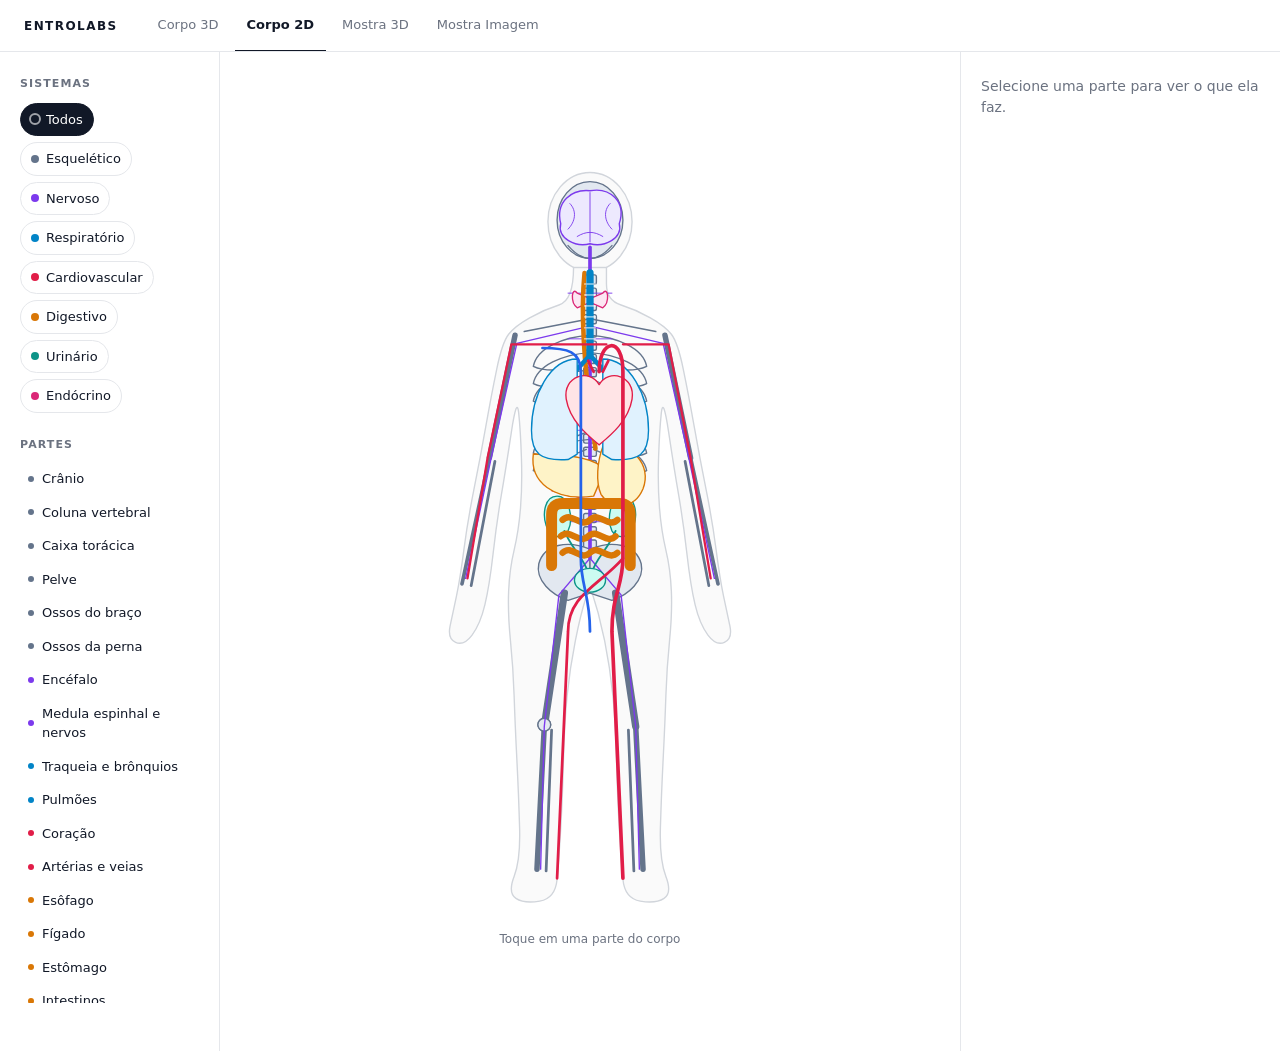
<file: corpo2d.html>
<!doctype html>
<html lang="pt-BR">
<head>
<meta charset="utf-8">
<meta name="viewport" content="width=device-width, initial-scale=1, viewport-fit=cover">
<title>Corpo 2D — ENTROLABS</title>
<meta name="description" content="Experimentos interativos. Corpo humano: partes e sistemas.">
<meta name="theme-color" content="#ffffff">
<link rel="stylesheet" href="./shared.css">
</head>
<body>

<header class="top">
  <a class="brand" href="./">ENTROLABS</a>
  <nav class="tabs" aria-label="Experimentos">
    <a class="tab" href="./">Corpo 3D</a>
    <a class="tab on" href="./corpo2d.html" aria-current="page">Corpo 2D</a>
    <a class="tab" href="./mostra.html">Mostra 3D</a>
    <a class="tab" href="./mostra-imagem.html">Mostra Imagem</a>
  </nav>
</header>

<main class="app">
  <aside class="side left">
    <h2>Sistemas</h2>
    <div class="chips" id="systems"></div>
    <h2>Partes</h2>
    <ul class="parts" id="parts"></ul>
  </aside>

  <section class="stage">
    <div class="figure" id="figure"></div>
    <div class="hint" id="hint">Toque em uma parte do corpo</div>
  </section>

  <aside class="side right" id="info">
    <div class="info-empty">Selecione uma parte para ver o que ela faz.</div>
  </aside>
</main>

<script type="module" src="./corpo.js"></script>
</body>
</html>
</file>
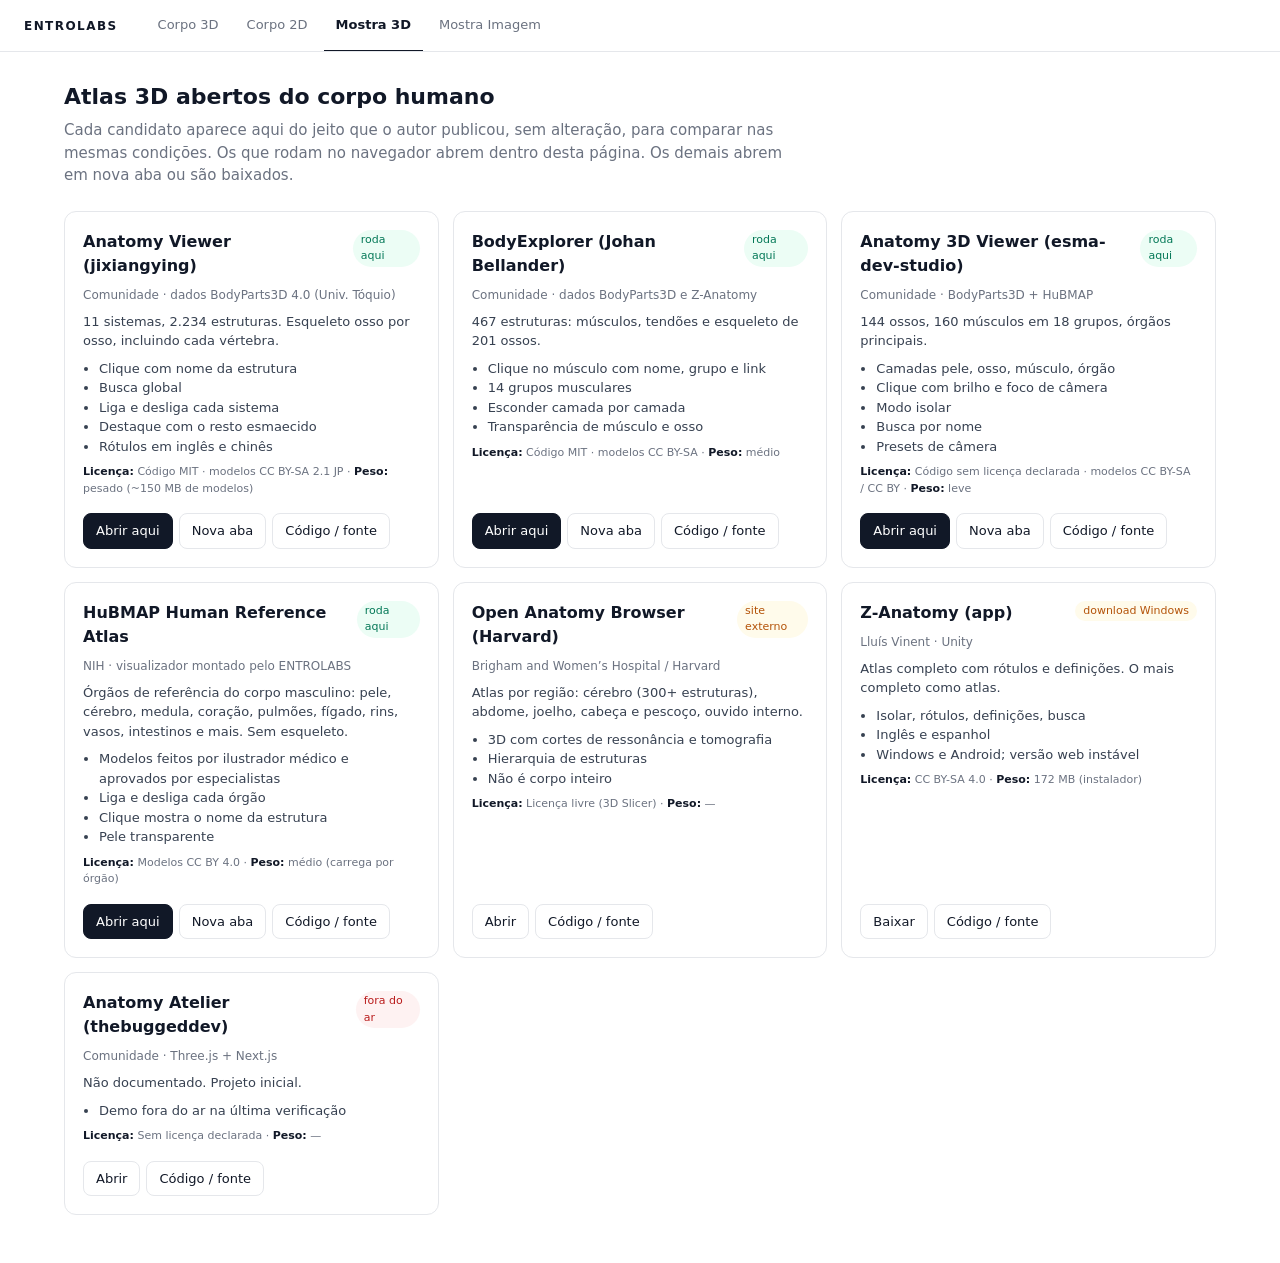
<file: mostra.html>
<!doctype html>
<html lang="pt-BR">
<head>
<meta charset="utf-8">
<meta name="viewport" content="width=device-width, initial-scale=1, viewport-fit=cover">
<title>Mostra 3D — ENTROLABS</title>
<meta name="description" content="Mostra comparativa de atlas 3D abertos do corpo humano.">
<link rel="stylesheet" href="./shared.css">
<style>
  .wrap { max-width: 1200px; margin: 0 auto; padding: 28px 24px 48px; }
  .wrap > p.lead { color: var(--muted); max-width: 720px; margin-bottom: 24px; }
  .cards { display: grid; grid-template-columns: repeat(auto-fill, minmax(300px, 1fr)); gap: 14px; }
  .card { border: 1px solid var(--line); border-radius: 12px; padding: 18px; display: flex; flex-direction: column; gap: 8px; background: #fff; }
  .card.on { border-color: var(--text); box-shadow: 0 0 0 1px var(--text); }
  .card h3 { font-size: 16px; }
  .card .src { font-size: 12px; color: var(--muted); }
  .card .cov { font-size: 13px; color: #374151; }
  .card .feat { font-size: 13px; color: #374151; margin: 0; padding-left: 16px; }
  .card .lic { font-size: 11px; color: var(--muted); }
  .card .lic b { color: var(--text); font-weight: 600; }
  .card .row { display: flex; gap: 6px; flex-wrap: wrap; margin-top: auto; padding-top: 8px; }
  .btn { padding: 7px 12px; border-radius: 8px; border: 1px solid var(--line); background: #fff; font: inherit; font-size: 13px; cursor: pointer; color: var(--text); }
  .btn:hover { border-color: #9ca3af; }
  .btn.primary { background: var(--text); color: #fff; border-color: var(--text); }
  .btn[disabled] { opacity: .45; cursor: not-allowed; }
  .badge { font-size: 11px; padding: 2px 8px; border-radius: 999px; background: var(--soft); color: var(--muted); }
  .badge.ok { background: #ecfdf5; color: #047857; }
  .badge.warn { background: #fffbeb; color: #b45309; }
  .badge.off { background: #fef2f2; color: #b91c1c; }

  .viewer { position: fixed; inset: 0; top: 52px; background: #fff; z-index: 4; display: none; flex-direction: column; }
  .viewer.open { display: flex; }
  .viewer .bar { display: flex; align-items: center; gap: 12px; padding: 8px 16px; border-bottom: 1px solid var(--line); font-size: 13px; }
  .viewer .bar b { font-weight: 600; }
  .viewer .bar .sp { flex: 1; }
  .viewer .bar a { color: var(--muted); text-decoration: underline; }
  .viewer iframe { flex: 1; border: 0; width: 100%; }
  .viewer .loading { position: absolute; left: 50%; top: 50%; transform: translate(-50%, -50%); color: var(--muted); font-size: 13px; pointer-events: none; }
  @media (max-width: 900px) { .wrap { padding: 20px 16px 40px; } }
</style>
</head>
<body>

<header class="top">
  <a class="brand" href="./">ENTROLABS</a>
  <nav class="tabs" aria-label="Experimentos">
    <a class="tab" href="./">Corpo 3D</a>
    <a class="tab" href="./corpo2d.html">Corpo 2D</a>
    <a class="tab on" href="./mostra.html" aria-current="page">Mostra 3D</a>
    <a class="tab" href="./mostra-imagem.html">Mostra Imagem</a>
  </nav>
</header>

<section class="wrap">
  <h1 style="font-size:22px;font-weight:700;margin-bottom:6px">Atlas 3D abertos do corpo humano</h1>
  <p class="lead">Cada candidato aparece aqui do jeito que o autor publicou, sem alteração, para comparar nas mesmas condições. Os que rodam no navegador abrem dentro desta página. Os demais abrem em nova aba ou são baixados.</p>
  <div class="cards" id="cards"></div>
</section>

<div class="viewer" id="viewer">
  <div class="bar">
    <button class="btn" id="close">← Voltar à mostra</button>
    <b id="vtitle"></b>
    <span class="sp"></span>
    <a id="vlink" href="#" target="_blank" rel="noopener">abrir em nova aba</a>
  </div>
  <div class="loading" id="vload">Carregando modelos 3D. Os mais pesados levam alguns segundos.</div>
  <iframe id="frame" title="Visualizador 3D" allow="fullscreen"></iframe>
</div>

<script>
const ITEMS = [
  {
    id: 'jixiangying', nome: 'Anatomy Viewer (jixiangying)', src: 'Comunidade · dados BodyParts3D 4.0 (Univ. Tóquio)',
    cov: '11 sistemas, 2.234 estruturas. Esqueleto osso por osso, incluindo cada vértebra.',
    feat: ['Clique com nome da estrutura', 'Busca global', 'Liga e desliga cada sistema', 'Destaque com o resto esmaecido', 'Rótulos em inglês e chinês'],
    lic: 'Código MIT · modelos CC BY-SA 2.1 JP', peso: 'pesado (~150 MB de modelos)',
    url: 'https://jixiangying.github.io/anatomy/', repo: 'https://github.com/jixiangying/anatomy', embed: true,
  },
  {
    id: 'bodyexplorer', nome: 'BodyExplorer (Johan Bellander)', src: 'Comunidade · dados BodyParts3D e Z-Anatomy',
    cov: '467 estruturas: músculos, tendões e esqueleto de 201 ossos.',
    feat: ['Clique no músculo com nome, grupo e link', '14 grupos musculares', 'Esconder camada por camada', 'Transparência de músculo e osso'],
    lic: 'Código MIT · modelos CC BY-SA', peso: 'médio',
    url: 'https://johanbellander.github.io/BodyExplorer/', repo: 'https://github.com/JohanBellander/BodyExplorer', embed: true,
  },
  {
    id: 'esma', nome: 'Anatomy 3D Viewer (esma-dev-studio)', src: 'Comunidade · BodyParts3D + HuBMAP',
    cov: '144 ossos, 160 músculos em 18 grupos, órgãos principais.',
    feat: ['Camadas pele, osso, músculo, órgão', 'Clique com brilho e foco de câmera', 'Modo isolar', 'Busca por nome', 'Presets de câmera'],
    lic: 'Código sem licença declarada · modelos CC BY-SA / CC BY', peso: 'leve',
    url: 'https://esma-dev-studio.github.io/anatomy-3d-viewer/', repo: 'https://github.com/esma-dev-studio/anatomy-3d-viewer', embed: true,
  },
  {
    id: 'hubmap', nome: 'HuBMAP Human Reference Atlas', src: 'NIH · visualizador montado pelo ENTROLABS',
    cov: 'Órgãos de referência do corpo masculino: pele, cérebro, medula, coração, pulmões, fígado, rins, vasos, intestinos e mais. Sem esqueleto.',
    feat: ['Modelos feitos por ilustrador médico e aprovados por especialistas', 'Liga e desliga cada órgão', 'Clique mostra o nome da estrutura', 'Pele transparente'],
    lic: 'Modelos CC BY 4.0', peso: 'médio (carrega por órgão)',
    url: './mostra/hubmap.html', repo: 'https://github.com/hubmapconsortium/ccf-releases/tree/main/v1.2/models', embed: true,
  },
  {
    id: 'openanatomy', nome: 'Open Anatomy Browser (Harvard)', src: 'Brigham and Women’s Hospital / Harvard',
    cov: 'Atlas por região: cérebro (300+ estruturas), abdome, joelho, cabeça e pescoço, ouvido interno.',
    feat: ['3D com cortes de ressonância e tomografia', 'Hierarquia de estruturas', 'Não é corpo inteiro'],
    lic: 'Licença livre (3D Slicer)', peso: '—',
    url: 'https://www.openanatomy.org/atlas-pages/', repo: 'https://www.openanatomy.org/', embed: false, nota: 'site externo',
  },
  {
    id: 'zanatomy', nome: 'Z-Anatomy (app)', src: 'Lluís Vinent · Unity',
    cov: 'Atlas completo com rótulos e definições. O mais completo como atlas.',
    feat: ['Isolar, rótulos, definições, busca', 'Inglês e espanhol', 'Windows e Android; versão web instável'],
    lic: 'CC BY-SA 4.0', peso: '172 MB (instalador)',
    url: 'https://github.com/LluisV/Z-Anatomy/releases/download/Beta/z-anatomy.exe', repo: 'https://github.com/LluisV/Z-Anatomy', embed: false, nota: 'download Windows',
  },
  {
    id: 'atelier', nome: 'Anatomy Atelier (thebuggeddev)', src: 'Comunidade · Three.js + Next.js',
    cov: 'Não documentado. Projeto inicial.',
    feat: ['Demo fora do ar na última verificação'],
    lic: 'Sem licença declarada', peso: '—',
    url: 'https://anatomyatelier.vercel.app/', repo: 'https://github.com/thebuggeddev/anatomy', embed: false, nota: 'fora do ar', off: true,
  },
];

const cards = document.getElementById('cards');
for (const it of ITEMS) {
  const c = document.createElement('article');
  c.className = 'card'; c.id = 'card-' + it.id;
  const badge = it.off ? '<span class="badge off">fora do ar</span>' : it.embed ? '<span class="badge ok">roda aqui</span>' : `<span class="badge warn">${it.nota}</span>`;
  c.innerHTML = `
    <div style="display:flex;justify-content:space-between;gap:8px;align-items:flex-start"><h3>${it.nome}</h3>${badge}</div>
    <div class="src">${it.src}</div>
    <div class="cov">${it.cov}</div>
    <ul class="feat">${it.feat.map(f => `<li>${f}</li>`).join('')}</ul>
    <div class="lic"><b>Licença:</b> ${it.lic} · <b>Peso:</b> ${it.peso}</div>
    <div class="row">
      ${it.embed ? `<button class="btn primary" data-open="${it.id}">Abrir aqui</button>` : ''}
      <a class="btn" href="${it.url}" target="_blank" rel="noopener" ${it.off ? 'aria-disabled="true"' : ''}>${it.embed ? 'Nova aba' : it.nota === 'download Windows' ? 'Baixar' : 'Abrir'}</a>
      <a class="btn" href="${it.repo}" target="_blank" rel="noopener">Código / fonte</a>
    </div>`;
  cards.appendChild(c);
}

const viewer = document.getElementById('viewer');
const frame = document.getElementById('frame');
const vload = document.getElementById('vload');
function open(id) {
  const it = ITEMS.find(i => i.id === id); if (!it) return;
  document.getElementById('vtitle').textContent = it.nome;
  document.getElementById('vlink').href = it.url;
  vload.style.display = 'block';
  frame.src = it.url;
  viewer.classList.add('open');
  document.body.style.overflow = 'hidden';
  history.replaceState(null, '', '#' + id);
}
function close() {
  viewer.classList.remove('open'); frame.src = 'about:blank';
  document.body.style.overflow = ''; history.replaceState(null, '', location.pathname);
}
cards.addEventListener('click', (e) => { const b = e.target.closest('[data-open]'); if (b) open(b.dataset.open); });
document.getElementById('close').addEventListener('click', close);
frame.addEventListener('load', () => { if (frame.src !== 'about:blank') vload.style.display = 'none'; });
if (location.hash) open(location.hash.slice(1));
</script>
</body>
</html>
</file>
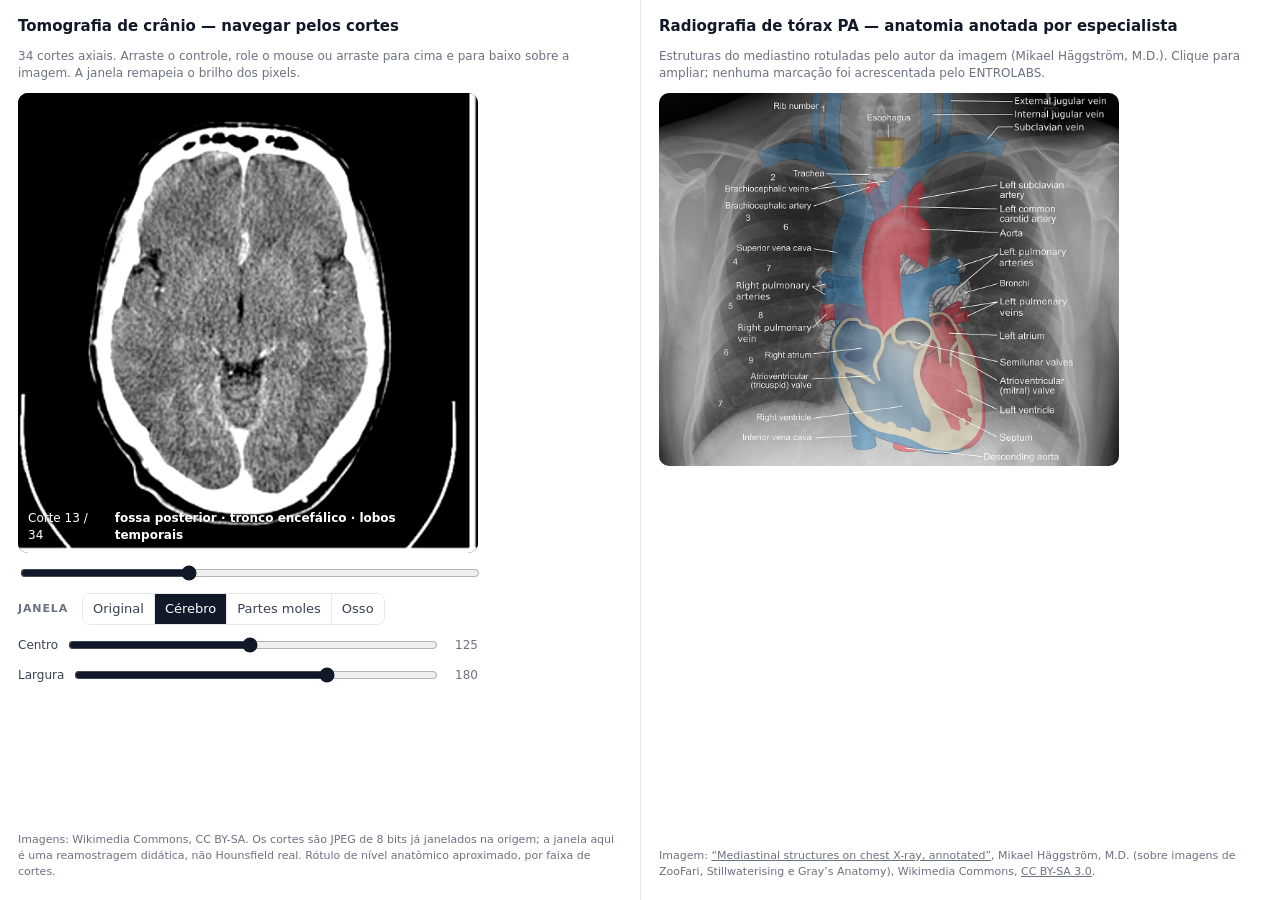
<file: mostra/exames.html>
<!doctype html>
<html lang="pt-BR">
<head>
<meta charset="utf-8">
<meta name="viewport" content="width=device-width, initial-scale=1">
<title>Exames — TC de crânio e radiografia de tórax</title>
<style>
  * { box-sizing: border-box; }
  html, body { margin: 0; min-height: 100%; background: #fff; color: #111827; font: 13px/1.45 Inter, system-ui, -apple-system, "Segoe UI", Roboto, sans-serif; }
  button { font: inherit; }
  #app { display: grid; grid-template-columns: 1fr 1fr; gap: 0; min-height: 100vh; }
  #app > * { min-width: 0; }
  section { padding: 16px 18px 20px; display: flex; flex-direction: column; gap: 10px; }
  section > :not(h2):not(.sub):not(.cred) { max-width: 460px; }
  section + section { border-left: 1px solid #e5e7eb; }
  h2 { font-size: 15px; font-weight: 700; margin: 0; }
  .sub { color: #6b7280; margin: 0; font-size: 12px; }
  .stage { position: relative; width: 100%; max-width: 460px; background: #000; border-radius: 10px; overflow: hidden; user-select: none; touch-action: none; }
  .stage canvas, .stage img { display: block; width: 100%; height: auto; }
  .ov { position: absolute; left: 10px; right: 10px; bottom: 8px; display: flex; justify-content: space-between; gap: 8px; color: #fff; font-size: 12px; text-shadow: 0 1px 2px rgba(0,0,0,.8); pointer-events: none; }
  .ov b { font-weight: 600; }
  .row { display: flex; align-items: center; gap: 8px; flex-wrap: wrap; }
  .k { font-size: 11px; color: #6b7280; text-transform: uppercase; letter-spacing: .08em; font-weight: 600; min-width: 56px; }
  .seg { display: inline-flex; border: 1px solid #e5e7eb; border-radius: 8px; overflow: hidden; }
  .seg button { border: 0; background: #fff; padding: 6px 10px; cursor: pointer; color: #374151; border-right: 1px solid #e5e7eb; }
  .seg button:last-child { border-right: 0; }
  .seg button.on { background: #111827; color: #fff; }
  input[type=range] { width: 100%; max-width: 460px; accent-color: #111827; }
  .mini { display: grid; grid-template-columns: auto 1fr auto; gap: 8px; align-items: center; font-size: 12px; color: #374151; }
  .mini span:last-child { font-variant-numeric: tabular-nums; min-width: 34px; text-align: right; color: #6b7280; }
  .btn { padding: 7px 12px; border-radius: 8px; border: 1px solid #e5e7eb; background: #fff; cursor: pointer; color: #111827; }
  .btn:hover { border-color: #9ca3af; }
  .btn.primary { background: #111827; color: #fff; border-color: #111827; }
  .cred { font-size: 11px; color: #6b7280; margin-top: auto; padding-top: 8px; }
  .cred a { color: inherit; }
  .zoomable { cursor: zoom-in; background: #fff; }
  #lb { position: fixed; inset: 0; background: rgba(17,24,39,.92); display: none; overflow: auto; cursor: zoom-out; z-index: 9; }
  #lb.on { display: block; }
  #lb img { display: block; margin: 24px auto; max-width: none; width: min(1600px, 180vw); }
  @media (max-width: 760px) {
    #app { grid-template-columns: 1fr; }
    section + section { border-left: 0; border-top: 1px solid #e5e7eb; }
  }
</style>
</head>
<body>
<div id="app">

  <section>
    <h2>Tomografia de crânio — navegar pelos cortes</h2>
    <p class="sub">34 cortes axiais. Arraste o controle, role o mouse ou arraste para cima e para baixo sobre a imagem. A janela remapeia o brilho dos pixels.</p>
    <div class="stage" id="ctStage">
      <canvas id="ct" width="512" height="512"></canvas>
      <div class="ov"><span id="ctLabel"></span><b id="ctLevel"></b></div>
    </div>
    <input type="range" id="ctSlider" min="0" max="33" value="12" aria-label="Corte">
    <div class="row"><span class="k">Janela</span>
      <div class="seg" id="ctWin">
        <button data-w="orig">Original</button>
        <button data-w="brain" class="on">Cérebro</button>
        <button data-w="soft">Partes moles</button>
        <button data-w="bone">Osso</button>
      </div>
    </div>
    <div class="mini"><span>Centro</span><input type="range" id="wc" min="0" max="255" value="120"><span id="wcV">120</span></div>
    <div class="mini"><span>Largura</span><input type="range" id="ww" min="2" max="255" value="110"><span id="wwV">110</span></div>
    <div class="cred">Imagens: Wikimedia Commons, CC BY-SA. Os cortes são JPEG de 8 bits já janelados na origem; a janela aqui é uma reamostragem didática, não Hounsfield real. Rótulo de nível anatômico aproximado, por faixa de cortes.</div>
  </section>

  <section>
    <h2>Radiografia de tórax PA — anatomia anotada por especialista</h2>
    <p class="sub">Estruturas do mediastino rotuladas pelo autor da imagem (Mikael Häggström, M.D.). Clique para ampliar; nenhuma marcação foi acrescentada pelo ENTROLABS.</p>
    <div class="stage zoomable" id="rxStage" title="Clique para ampliar">
      <img id="rx" src="./img/haggstrom/torax_pa.jpg" alt="Radiografia de tórax PA com estruturas do mediastino rotuladas" draggable="false">
    </div>
    <div class="cred">Imagem: <a href="https://commons.wikimedia.org/wiki/File:Mediastinal_structures_on_chest_X-ray,_annotated.jpg" target="_blank" rel="noopener">“Mediastinal structures on chest X-ray, annotated”</a>, Mikael Häggström, M.D. (sobre imagens de ZooFari, Stillwaterising e Gray’s Anatomy), Wikimedia Commons, <a href="https://creativecommons.org/licenses/by-sa/3.0" target="_blank" rel="noopener">CC BY-SA 3.0</a>.</div>
  </section>

</div>

<script>
/* ---------- TC ---------- */
const N = 34;
const CT_LEVELS = [
  [0, 6, 'base do crânio · órbitas · cerebelo'],
  [7, 13, 'fossa posterior · tronco encefálico · lobos temporais'],
  [14, 20, 'ventrículos laterais · núcleos da base'],
  [21, 27, 'centro semioval · convexidade'],
  [28, 33, 'vértice'],
];
const WIN = { orig: [128, 256], brain: [125, 180], soft: [110, 220], bone: [225, 70] };
const imgs = [], cv = document.getElementById('ct'), cx = cv.getContext('2d', { willReadFrequently: true });
const sl = document.getElementById('ctSlider'), wc = document.getElementById('wc'), ww = document.getElementById('ww');
let cur = 12;
for (let i = 0; i < N; i++) { const im = new Image(); im.src = `./img/ct/${String(i).padStart(2, '0')}.jpg`; im.onload = () => { if (i === cur) draw(); }; imgs.push(im); }

function lut() {
  const c = +wc.value, w = +ww.value, lo = c - w / 2, t = new Uint8ClampedArray(256);
  for (let v = 0; v < 256; v++) t[v] = ((v - lo) / w) * 255;
  return t;
}
function draw() {
  const im = imgs[cur]; if (!im.complete || !im.naturalWidth) return;
  cx.drawImage(im, 0, 0, 512, 512);
  if (!(+wc.value === 128 && +ww.value === 256)) {
    const id = cx.getImageData(0, 0, 512, 512), d = id.data, t = lut();
    for (let p = 0; p < d.length; p += 4) { const v = t[d[p]]; d[p] = d[p + 1] = d[p + 2] = v; }
    cx.putImageData(id, 0, 0);
  }
  document.getElementById('ctLabel').textContent = `Corte ${cur + 1} / ${N}`;
  const lv = CT_LEVELS.find(([a, b]) => cur >= a && cur <= b);
  document.getElementById('ctLevel').textContent = lv ? lv[2] : '';
}
function show(i) { cur = Math.max(0, Math.min(N - 1, i)); sl.value = cur; draw(); }
sl.addEventListener('input', () => show(+sl.value));
const stage = document.getElementById('ctStage');
stage.addEventListener('wheel', (e) => { e.preventDefault(); show(cur + Math.sign(e.deltaY)); }, { passive: false });
let dy = null;
stage.addEventListener('pointerdown', (e) => { dy = e.clientY; stage.setPointerCapture(e.pointerId); });
stage.addEventListener('pointermove', (e) => { if (dy == null) return; const d = e.clientY - dy; if (Math.abs(d) > 10) { show(cur + Math.sign(d)); dy = e.clientY; } });
stage.addEventListener('pointerup', () => dy = null);
stage.addEventListener('pointercancel', () => dy = null);
window.addEventListener('keydown', (e) => { if (e.key === 'ArrowUp' || e.key === 'ArrowLeft') show(cur - 1); if (e.key === 'ArrowDown' || e.key === 'ArrowRight') show(cur + 1); });

function setWin(k) {
  const [c, w] = WIN[k]; wc.value = c; ww.value = w; syncWin();
  document.querySelectorAll('#ctWin button').forEach(b => b.classList.toggle('on', b.dataset.w === k));
}
function syncWin() { document.getElementById('wcV').textContent = wc.value; document.getElementById('wwV').textContent = ww.value; draw(); }
document.getElementById('ctWin').addEventListener('click', (e) => { const b = e.target.closest('button'); if (b) setWin(b.dataset.w); });
[wc, ww].forEach(r => r.addEventListener('input', () => { document.querySelectorAll('#ctWin button').forEach(b => b.classList.remove('on')); syncWin(); }));
setWin('brain');

/* ---------- RX: ampliar ---------- */
const lb = document.createElement('div'); lb.id = 'lb'; lb.innerHTML = '<img alt="">'; document.body.appendChild(lb);
document.getElementById('rxStage').addEventListener('click', () => { lb.querySelector('img').src = document.getElementById('rx').src; lb.classList.add('on'); });
lb.addEventListener('click', () => lb.classList.remove('on'));
window.addEventListener('keydown', (e) => { if (e.key === 'Escape') lb.classList.remove('on'); });
</script>
</body>
</html>
</file>
<file: shared.css>
:root {
  --text: #111827;
  --muted: #6b7280;
  --line: #e5e7eb;
  --soft: #f3f4f6;
  --bg: #ffffff;
  --accent: #111827;
  color-scheme: light;
}
* { box-sizing: border-box; }
html, body { margin: 0; background: var(--bg); color: var(--text); }
body { font: 15px/1.5 Inter, system-ui, -apple-system, "Segoe UI", Roboto, sans-serif; -webkit-font-smoothing: antialiased; }
a { color: inherit; text-decoration: none; }
h1, h2, h3, p { margin: 0; }

/* ---- topo com abas ---- */
.top {
  display: flex; align-items: center; gap: 28px; padding: 0 24px; height: 52px;
  border-bottom: 1px solid var(--line); background: var(--bg); position: sticky; top: 0; z-index: 5;
}
.brand { font-weight: 700; letter-spacing: .12em; font-size: 12px; }
.tabs { display: flex; gap: 4px; height: 100%; overflow-x: auto; scrollbar-width: none; }
.tabs::-webkit-scrollbar { display: none; }
.tab {
  display: flex; align-items: center; padding: 0 12px; font-size: 13px; color: var(--muted);
  border-bottom: 2px solid transparent; white-space: nowrap; margin-bottom: -1px;
}
.tab:hover { color: var(--text); }
.tab.on { color: var(--text); border-bottom-color: var(--text); font-weight: 600; }

/* ---- layout ---- */
.app {
  display: grid; grid-template-columns: 220px 1fr 320px; gap: 0;
  min-height: calc(100dvh - 52px);
}
.app > * { min-width: 0; }
.side { padding: 24px 20px; }
.side.left { border-right: 1px solid var(--line); }
.side.right { border-left: 1px solid var(--line); }
.side h2 { font-size: 11px; font-weight: 600; letter-spacing: .1em; text-transform: uppercase; color: var(--muted); margin: 0 0 10px; }
.side h2 + * { margin-bottom: 24px; }

.chips { display: flex; flex-wrap: wrap; gap: 6px; }
.chip {
  display: inline-flex; align-items: center; gap: 7px; padding: 6px 10px; border-radius: 999px;
  border: 1px solid var(--line); background: var(--bg); font: inherit; font-size: 13px; color: var(--text); cursor: pointer;
}
.chip .dot { width: 8px; height: 8px; border-radius: 50%; background: var(--c, #111); }
.chip:hover { border-color: #9ca3af; }
.chip.on { background: var(--text); color: #fff; border-color: var(--text); }
.chip.on .dot { outline: 2px solid rgba(255,255,255,.6); }

.parts { list-style: none; margin: 0; padding: 0; display: flex; flex-direction: column; gap: 2px; max-height: 60vh; overflow: auto; }
.parts li button {
  width: 100%; text-align: left; padding: 6px 8px; border: 0; background: none; font: inherit; font-size: 13px;
  border-radius: 6px; color: var(--text); cursor: pointer; display: flex; align-items: center; gap: 8px;
}
.parts li button .dot { width: 6px; height: 6px; border-radius: 50%; background: var(--c); flex: none; }
.parts li button:hover { background: var(--soft); }
.parts li button.on { background: var(--soft); font-weight: 600; }

.stage { display: flex; flex-direction: column; align-items: center; justify-content: center; padding: 16px; position: relative; }
.figure { width: 100%; max-width: 420px; height: calc(100dvh - 52px - 80px); max-height: 860px; }
.figure svg { width: 100%; height: 100%; display: block; }
.hint { font-size: 12px; color: var(--muted); margin-top: 6px; }

/* ---- svg ---- */
.body-outline { fill: #fafafa; stroke: #d1d5db; stroke-width: 1.5; }
.part { cursor: pointer; transition: opacity .15s ease; }
.part .shape { stroke-width: 1.5; stroke-linejoin: round; stroke-linecap: round; }
.part:hover .shape, .part.on .shape { stroke-width: 2.5; filter: drop-shadow(0 1px 2px rgba(0,0,0,.15)); }
.part.dim { opacity: .18; }
.part.hidden { display: none; }
.label { font: 600 11px Inter, system-ui, sans-serif; fill: var(--text); pointer-events: none; }
.label-bg { fill: #fff; stroke: var(--line); }

/* ---- painel de informação ---- */
.info-empty { color: var(--muted); font-size: 14px; }
.info .sys { display: inline-flex; align-items: center; gap: 7px; font-size: 11px; text-transform: uppercase; letter-spacing: .1em; color: var(--muted); font-weight: 600; margin-bottom: 8px; }
.info .sys .dot { width: 8px; height: 8px; border-radius: 50%; background: var(--c); }
.info h3 { font-size: 22px; font-weight: 700; letter-spacing: -.01em; margin-bottom: 12px; }
.info p { font-size: 14px; color: #374151; margin-bottom: 12px; }
.info .fact { border-top: 1px solid var(--line); padding-top: 12px; font-size: 13px; color: var(--muted); }
.info .fact b { color: var(--text); font-weight: 600; }
.info .num { display: grid; grid-template-columns: 1fr 1fr; gap: 8px; margin-bottom: 14px; }
.info .num div { border: 1px solid var(--line); border-radius: 8px; padding: 8px 10px; }
.info .num .k { font-size: 11px; color: var(--muted); }
.info .num .v { font-size: 15px; font-weight: 600; }

/* ---- mobile ---- */
@media (max-width: 900px) {
  .top { padding: 0 16px; gap: 16px; }
  .app { grid-template-columns: 1fr; min-height: 0; }
  .side.left { border-right: 0; border-bottom: 1px solid var(--line); padding: 12px 16px; }
  .side.left h2:first-child { display: none; }
  .side.left .parts, .side.left h2 { display: none; }
  .chips { flex-wrap: nowrap; overflow-x: auto; scrollbar-width: none; padding-bottom: 2px; margin-bottom: 0 !important; max-width: 100%; }
  .figure { max-width: 100%; }
  .chips::-webkit-scrollbar { display: none; }
  .chip { flex: none; }
  .stage { padding: 8px 8px 0; }
  .figure { height: min(62vh, 560px); }
  .side.right { border-left: 0; border-top: 1px solid var(--line); padding: 16px; min-height: 120px; }
  .info h3 { font-size: 19px; }
}
</file>
